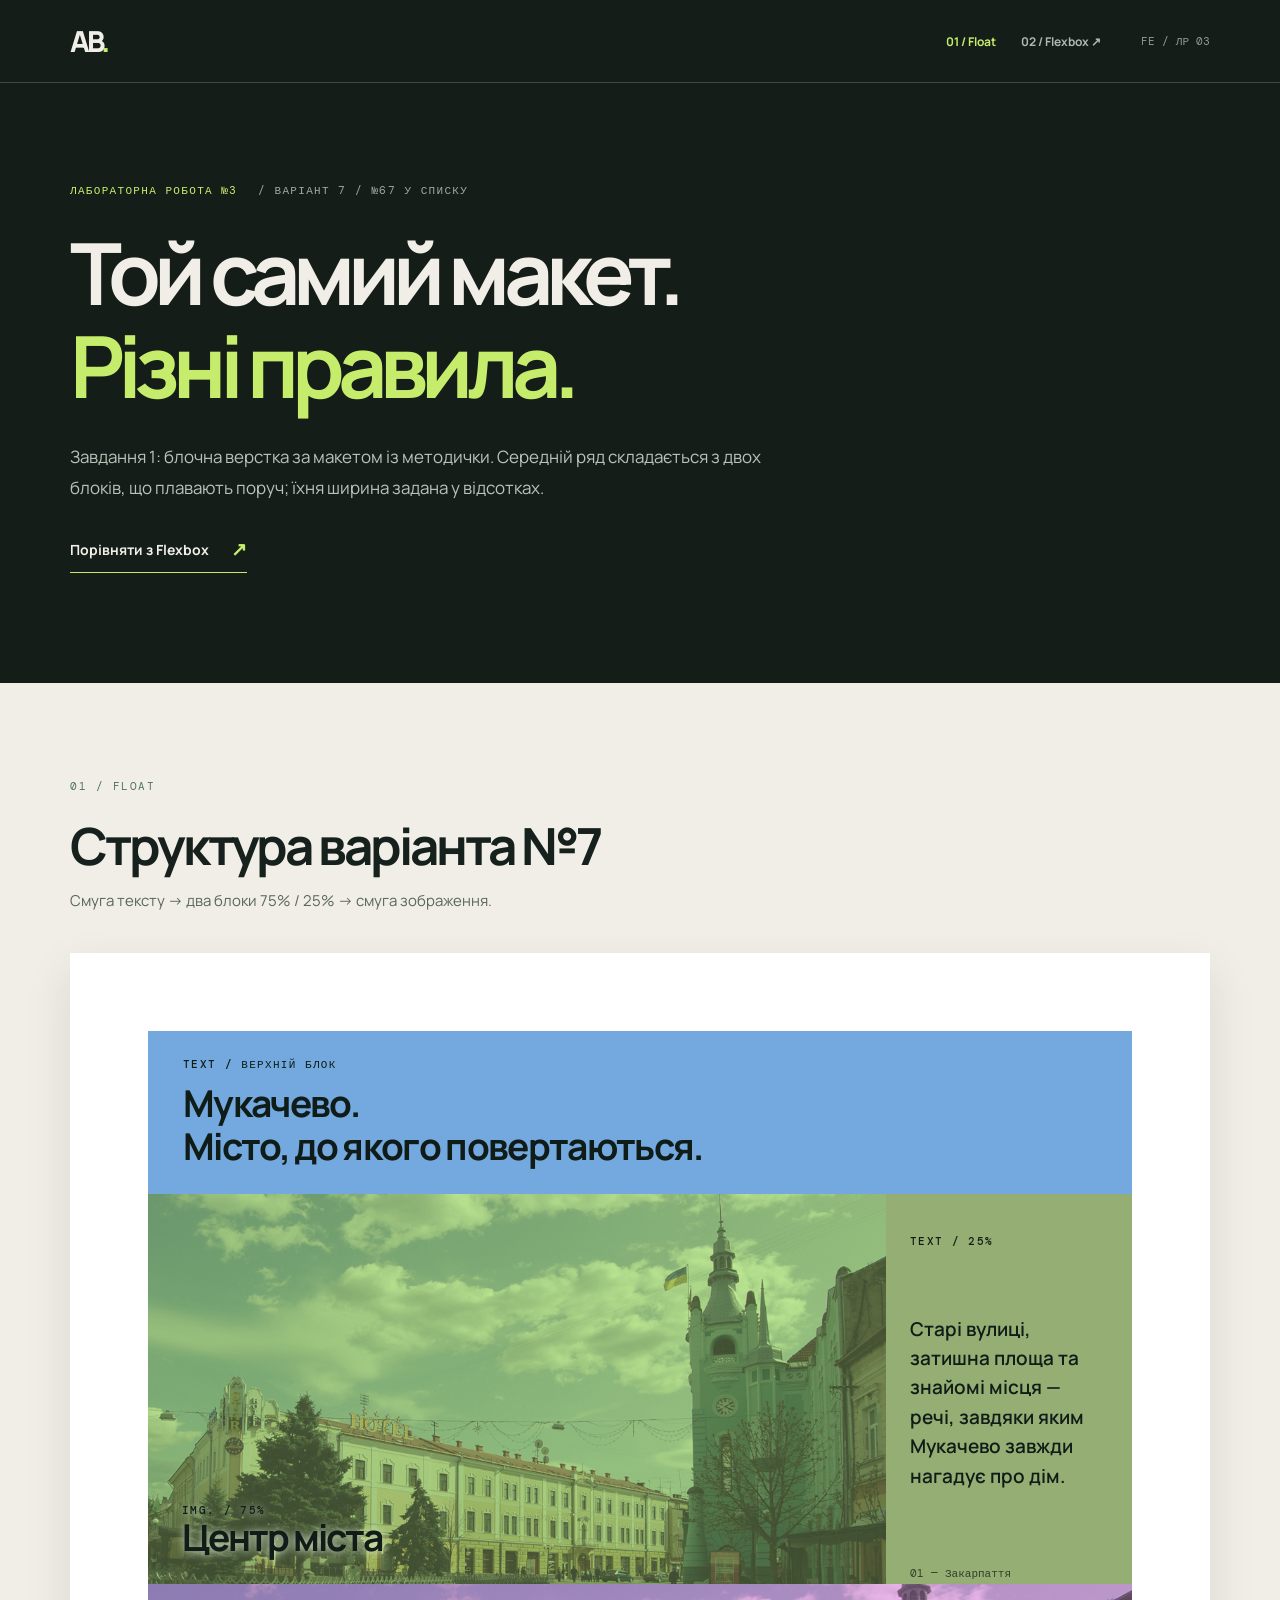
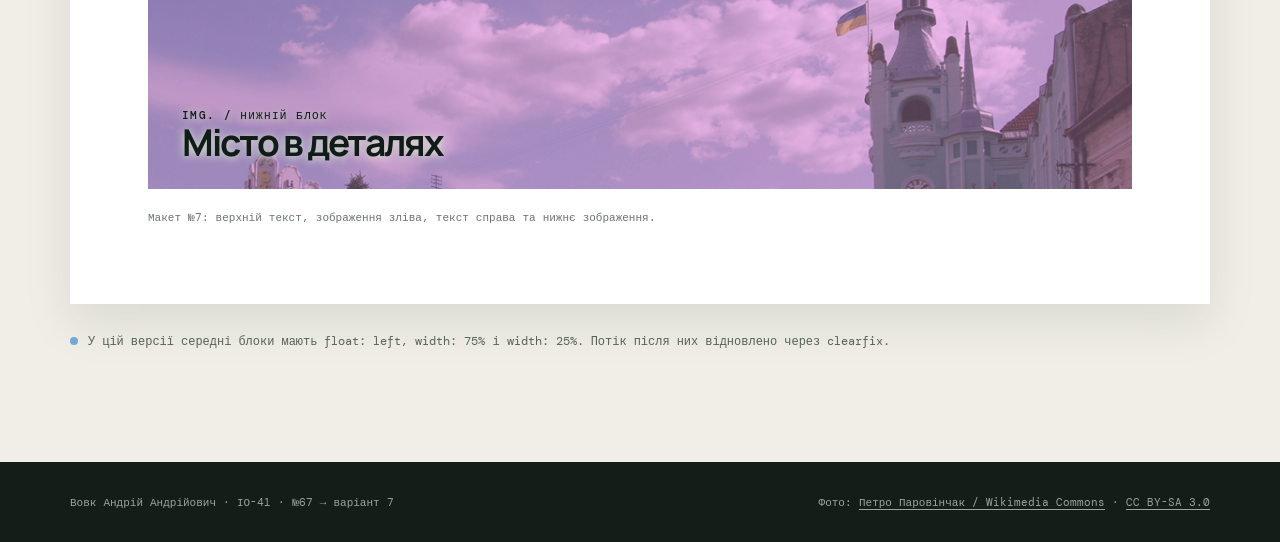
<file: index.html>
<!doctype html>
<html lang="uk">
  <head>
    <meta charset="utf-8">
    <meta name="viewport" content="width=device-width, initial-scale=1">
    <meta name="description" content="Лабораторна робота №3: блочна верстка макета №7 за допомогою float та відсоткової ширини.">
    <title>Вовк Андрій Андрійович · ІО-41 · Лабораторна №3 · Варіант 7 · float</title>
    <link rel="stylesheet" href="style.css">
  </head>
  <body>
    <header class="site-header">
      <div class="wrap header-inner">
        <a class="brand" href="index.html" aria-label="Лабораторна №3, головна сторінка">АВ<span>.</span></a>
        <nav aria-label="Спосіб верстки">
          <a class="current" aria-current="page" href="index.html">01 / Float</a>
          <a href="flex.html">02 / Flexbox <span aria-hidden="true">↗</span></a>
        </nav>
        <span class="header-note">FE / ЛР 03</span>
      </div>
    </header>

    <main>
      <section class="intro wrap" aria-labelledby="page-title">
        <p class="eyebrow">Лабораторна робота №3 <span>/ Варіант 7 / №67 у списку</span></p>
        <h1 id="page-title">Той самий макет.<br><em>Різні правила.</em></h1>
        <p class="intro-copy">Завдання 1: блочна верстка за макетом із методички. Середній ряд складається з двох блоків, що плавають поруч; їхня ширина задана у відсотках.</p>
        <a class="next-link" href="flex.html">Порівняти з Flexbox <span aria-hidden="true">↗</span></a>
      </section>

      <section class="demo" aria-labelledby="demo-title">
        <div class="wrap">
          <div class="demo-heading"><span>01 / FLOAT</span><h2 id="demo-title">Структура варіанта №7</h2><p>Смуга тексту → два блоки 75% / 25% → смуга зображення.</p></div>
          <figure class="specimen">
            <div class="mock-layout float-layout">
              <div class="mock-top">
                <p class="block-tag">TEXT / ВЕРХНІЙ БЛОК</p>
                <h3>Мукачево.<br>Місто, до якого повертаються.</h3>
              </div>
              <div class="layout-body">
                <div class="media-pane">
                  <img src="mukachevo-center.jpg" alt="Площа Мукачева з ратушею та історичними будівлями" width="1050" height="700">
                  <div class="pane-content"><span class="block-tag">IMG. / 75%</span><strong>Центр міста</strong></div>
                </div>
                <aside class="text-pane">
                  <span class="block-tag">TEXT / 25%</span>
                  <p>Старі вулиці, затишна площа та знайомі місця — речі, завдяки яким Мукачево завжди нагадує про дім.</p>
                  <span class="pane-index">01 — Закарпаття</span>
                </aside>
              </div>
              <div class="wide-image">
                <img src="mukachevo-center.jpg" alt="Другий ракурс площі Мукачева з ратушею" width="1050" height="700">
                <div class="pane-content"><span class="block-tag">IMG. / НИЖНІЙ БЛОК</span><strong>Місто в деталях</strong></div>
              </div>
            </div>
            <figcaption>Макет №7: верхній текст, зображення зліва, текст справа та нижнє зображення.</figcaption>
          </figure>
          <p class="implementation-note"><span class="note-dot"></span>У цій версії середні блоки мають <code>float: left</code>, <code>width: 75%</code> і <code>width: 25%</code>. Потік після них відновлено через clearfix.</p>
        </div>
      </section>
    </main>

    <footer><div class="wrap footer-inner"><span>Вовк Андрій Андрійович · ІО-41 · №67 → варіант 7</span><span>Фото: <a href="https://commons.wikimedia.org/wiki/File:%D0%9C%D1%83%D0%BA%D0%B0%D1%87%D0%B5%D0%B2%D0%BE%2C_%D1%86%D0%B5%D0%BD%D1%82%D1%80.jpg">Петро Паровінчак / Wikimedia Commons</a> · <a href="https://creativecommons.org/licenses/by-sa/3.0/">CC BY-SA 3.0</a></span></div></footer>
  </body>
</html>
</file>
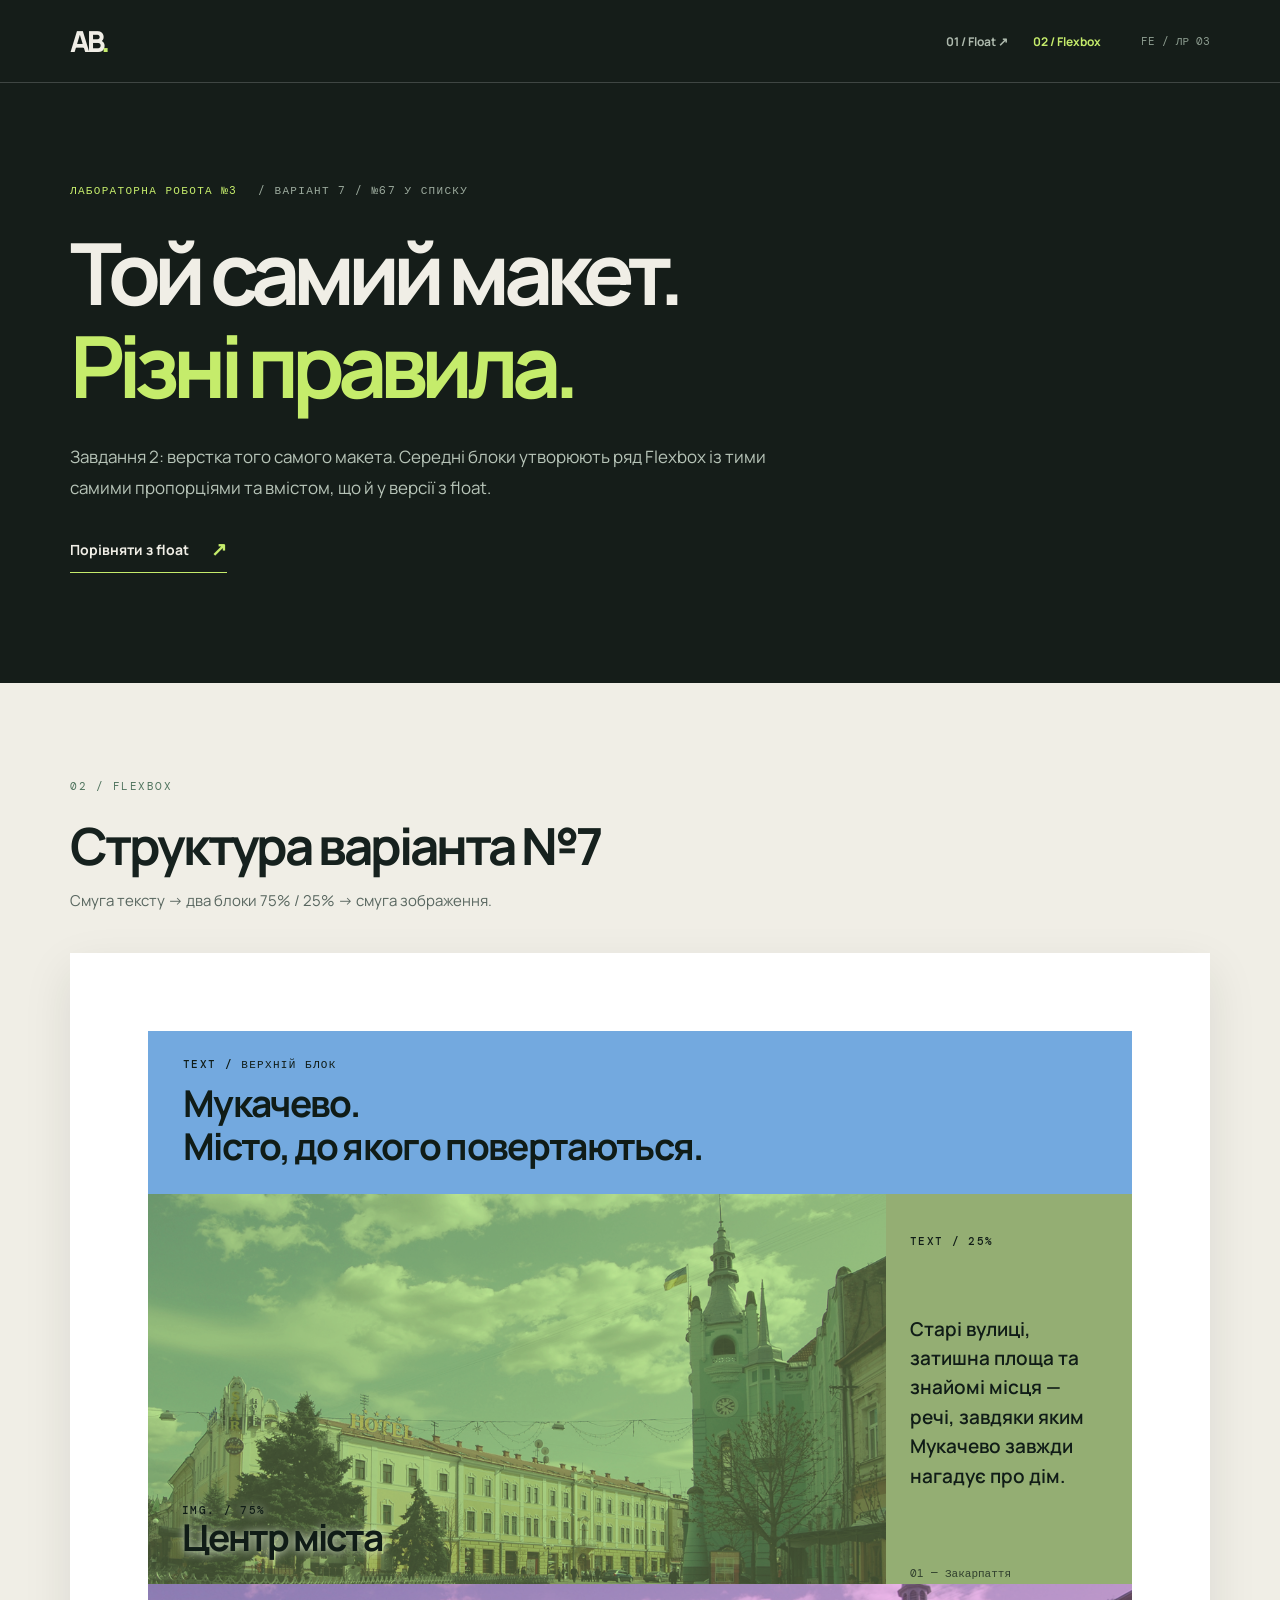
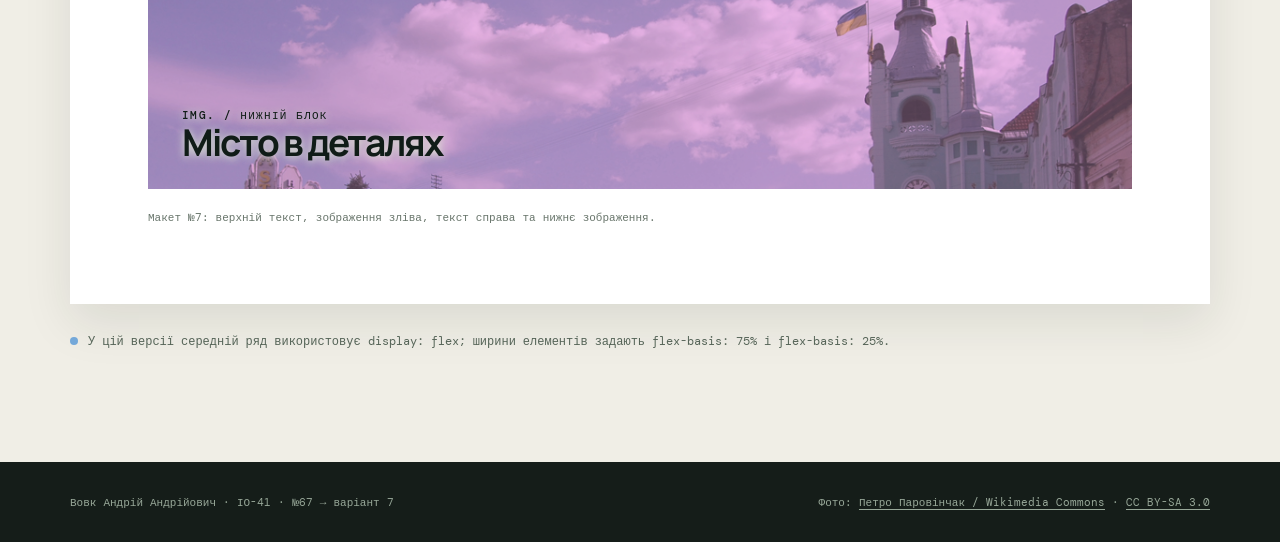
<file: flex.html>
<!doctype html>
<html lang="uk">
  <head>
    <meta charset="utf-8">
    <meta name="viewport" content="width=device-width, initial-scale=1">
    <meta name="description" content="Лабораторна робота №3: блочна верстка того самого макета №7 за допомогою Flexbox.">
    <title>Вовк Андрій Андрійович · ІО-41 · Лабораторна №3 · Варіант 7 · Flexbox</title>
    <link rel="stylesheet" href="style.css">
  </head>
  <body>
    <header class="site-header">
      <div class="wrap header-inner">
        <a class="brand" href="index.html" aria-label="Лабораторна №3, головна сторінка">АВ<span>.</span></a>
        <nav aria-label="Спосіб верстки">
          <a href="index.html">01 / Float <span aria-hidden="true">↗</span></a>
          <a class="current" aria-current="page" href="flex.html">02 / Flexbox</a>
        </nav>
        <span class="header-note">FE / ЛР 03</span>
      </div>
    </header>

    <main>
      <section class="intro wrap" aria-labelledby="page-title">
        <p class="eyebrow">Лабораторна робота №3 <span>/ Варіант 7 / №67 у списку</span></p>
        <h1 id="page-title">Той самий макет.<br><em>Різні правила.</em></h1>
        <p class="intro-copy">Завдання 2: верстка того самого макета. Середні блоки утворюють ряд Flexbox із тими самими пропорціями та вмістом, що й у версії з float.</p>
        <a class="next-link" href="index.html">Порівняти з float <span aria-hidden="true">↗</span></a>
      </section>

      <section class="demo" aria-labelledby="demo-title">
        <div class="wrap">
          <div class="demo-heading"><span>02 / FLEXBOX</span><h2 id="demo-title">Структура варіанта №7</h2><p>Смуга тексту → два блоки 75% / 25% → смуга зображення.</p></div>
          <figure class="specimen">
            <div class="mock-layout flex-layout">
              <div class="mock-top">
                <p class="block-tag">TEXT / ВЕРХНІЙ БЛОК</p>
                <h3>Мукачево.<br>Місто, до якого повертаються.</h3>
              </div>
              <div class="layout-body">
                <div class="media-pane">
                  <img src="mukachevo-center.jpg" alt="Площа Мукачева з ратушею та історичними будівлями" width="1050" height="700">
                  <div class="pane-content"><span class="block-tag">IMG. / 75%</span><strong>Центр міста</strong></div>
                </div>
                <aside class="text-pane">
                  <span class="block-tag">TEXT / 25%</span>
                  <p>Старі вулиці, затишна площа та знайомі місця — речі, завдяки яким Мукачево завжди нагадує про дім.</p>
                  <span class="pane-index">01 — Закарпаття</span>
                </aside>
              </div>
              <div class="wide-image">
                <img src="mukachevo-center.jpg" alt="Другий ракурс площі Мукачева з ратушею" width="1050" height="700">
                <div class="pane-content"><span class="block-tag">IMG. / НИЖНІЙ БЛОК</span><strong>Місто в деталях</strong></div>
              </div>
            </div>
            <figcaption>Макет №7: верхній текст, зображення зліва, текст справа та нижнє зображення.</figcaption>
          </figure>
          <p class="implementation-note"><span class="note-dot"></span>У цій версії середній ряд використовує <code>display: flex</code>; ширини елементів задають <code>flex-basis: 75%</code> і <code>flex-basis: 25%</code>.</p>
        </div>
      </section>
    </main>

    <footer><div class="wrap footer-inner"><span>Вовк Андрій Андрійович · ІО-41 · №67 → варіант 7</span><span>Фото: <a href="https://commons.wikimedia.org/wiki/File:%D0%9C%D1%83%D0%BA%D0%B0%D1%87%D0%B5%D0%B2%D0%BE%2C_%D1%86%D0%B5%D0%BD%D1%82%D1%80.jpg">Петро Паровінчак / Wikimedia Commons</a> · <a href="https://creativecommons.org/licenses/by-sa/3.0/">CC BY-SA 3.0</a></span></div></footer>
  </body>
</html>
</file>
<file: style.css>
@import url('https://fonts.googleapis.com/css2?family=DM+Mono:wght@400;500&family=Manrope:wght@400;500;600;700;800&display=swap');

:root{--ink:#16211e;--cream:#f0eee6;--lime:#c5ec6b;--line:rgba(255,255,255,.18)}
*{box-sizing:border-box}
html{scroll-behavior:smooth}
body{margin:0;background:#151d19;color:var(--cream);font-family:Manrope,Arial,sans-serif}
a{color:inherit}
a:focus-visible{outline:3px solid var(--lime);outline-offset:4px}
.wrap{width:min(1140px,calc(100% - 64px));margin-inline:auto}
.site-header{border-bottom:1px solid var(--line)}
.header-inner{min-height:82px;display:flex;align-items:center;gap:40px}
.brand{font-size:29px;letter-spacing:-.1em;font-weight:800;text-decoration:none}
.brand span{color:var(--lime)}
nav{display:flex;gap:25px;margin-left:auto}
nav a{text-decoration:none;color:#aebaae;font-size:12px;font-weight:700}
nav a:hover,nav .current{color:var(--lime)}
.header-note,.eyebrow,.demo-heading>span,.block-tag,.pane-index,.implementation-note,figcaption,footer{font-family:'DM Mono',monospace}
.header-note{color:#8b9b8e;font-size:11px}
.intro{padding-block:100px 110px}
.eyebrow{text-transform:uppercase;letter-spacing:.12em;font-size:11px;color:var(--lime)}
.eyebrow span{color:#9cab9e;margin-left:12px}
h1,h2,h3,p{margin-top:0}
h1{font-size:clamp(52px,6.7vw,86px);line-height:1.08;letter-spacing:-.08em;margin:30px 0}
h1 em{font-style:normal;color:var(--lime)}
.intro-copy{max-width:700px;font-size:17px;line-height:1.8;color:#b7c4b8}
.next-link{display:inline-flex;align-items:center;gap:22px;text-decoration:none;border-bottom:1px solid var(--lime);padding-bottom:10px;margin-top:16px;font-size:14px;font-weight:700}
.next-link span{color:var(--lime);font-size:19px}
.demo{padding-block:90px 110px;background:var(--cream);color:var(--ink)}
.demo-heading{margin-bottom:42px}
.demo-heading>span{font-size:11px;color:#50745e;letter-spacing:.14em}
h2{font-size:clamp(36px,4vw,55px);letter-spacing:-.06em;margin:15px 0 10px}
.demo-heading p{font-size:15px;color:#596760}
.specimen{margin:0;padding:clamp(24px,6.5vw,78px);background:#fff;box-shadow:0 18px 45px rgba(26,39,28,.1)}
.mock-layout{width:100%;color:#101c17}
.mock-top{min-height:142px;background:#73a9df;padding:26px 35px}
.block-tag{font-size:11px;letter-spacing:.12em;font-weight:500}
.mock-top h3{font-size:clamp(23px,3vw,37px);line-height:1.15;letter-spacing:-.045em;margin:10px 0 0}
.layout-body{width:100%}
.media-pane,.text-pane{height:390px}
.media-pane,.wide-image{overflow:hidden;background:#bce792}
.media-pane,.wide-image{position:relative}
.media-pane img,.wide-image img{display:block;width:100%;height:100%;object-fit:cover;filter:saturate(.8);opacity:.68;mix-blend-mode:multiply}
.media-pane img{object-position:50% 56%}
.wide-image{height:205px;background:#f0b8ec}
.wide-image img{object-position:50% 34%}
.pane-content{position:absolute;bottom:26px;left:34px;text-shadow:0 1px 9px #e5f3d5}
.pane-content .block-tag,.pane-content strong{display:block}
.pane-content strong{font-size:clamp(24px,3vw,37px);line-height:1.1;letter-spacing:-.055em}
.text-pane{padding:34px 24px;background:#94ae73}
.text-pane p{font-size:clamp(15px,1.5vw,19px);line-height:1.55;font-weight:600;margin:65px 0 75px}
.pane-index{display:block;font-size:11px;opacity:.75}

/* Завдання 1: середній ряд — float і ОБОВ'ЯЗКОВІ ширини у відсотках. */
.float-layout .media-pane{float:left;width:75%}
.float-layout .text-pane{float:left;width:25%}
.float-layout .layout-body::after{content:"";display:block;clear:both}

/* Завдання 2: той самий середній ряд і ті самі пропорції — Flexbox. */
.flex-layout .layout-body{display:flex}
.flex-layout .media-pane{flex:0 0 75%}
.flex-layout .text-pane{flex:0 0 25%}

.specimen figcaption{font-size:11px;line-height:1.6;color:#68756b;margin-top:20px}
.implementation-note{color:#556457;line-height:1.7;font-size:12px;margin:27px 0 0}
.note-dot{display:inline-block;width:8px;height:8px;border-radius:50%;background:#74a8d9;margin-right:10px}
code{font-family:'DM Mono',monospace}
footer{font-size:11px;color:#97a798}
.footer-inner{display:flex;justify-content:space-between;gap:25px;padding-block:33px}
footer a{text-underline-offset:3px}
@media(max-width:760px){.wrap{width:min(100% - 34px,640px)}.header-inner{min-height:70px}.header-note{display:none}.intro{padding-block:80px}.demo{padding-block:65px}.text-pane{padding:28px 25px}.text-pane p{font-size:16px}.footer-inner{display:block}.footer-inner span{display:block;margin-bottom:10px}}
@media(max-width:760px){.float-layout .media-pane,.float-layout .text-pane{float:none;width:100%}.flex-layout .layout-body{flex-direction:column}.flex-layout .media-pane,.flex-layout .text-pane{flex:0 0 auto;width:100%}.media-pane{height:300px}.text-pane{height:auto;min-height:190px}.text-pane p{margin:28px 0}.mock-top{padding:25px;min-height:125px}.pane-content{left:25px;bottom:23px}.wide-image{height:170px}.specimen{padding:18px}nav{gap:14px}nav a{font-size:11px}.eyebrow span{display:block;margin:10px 0 0}.intro-copy{font-size:15px}}
@media(prefers-reduced-motion:reduce){html{scroll-behavior:auto}}
</file>
